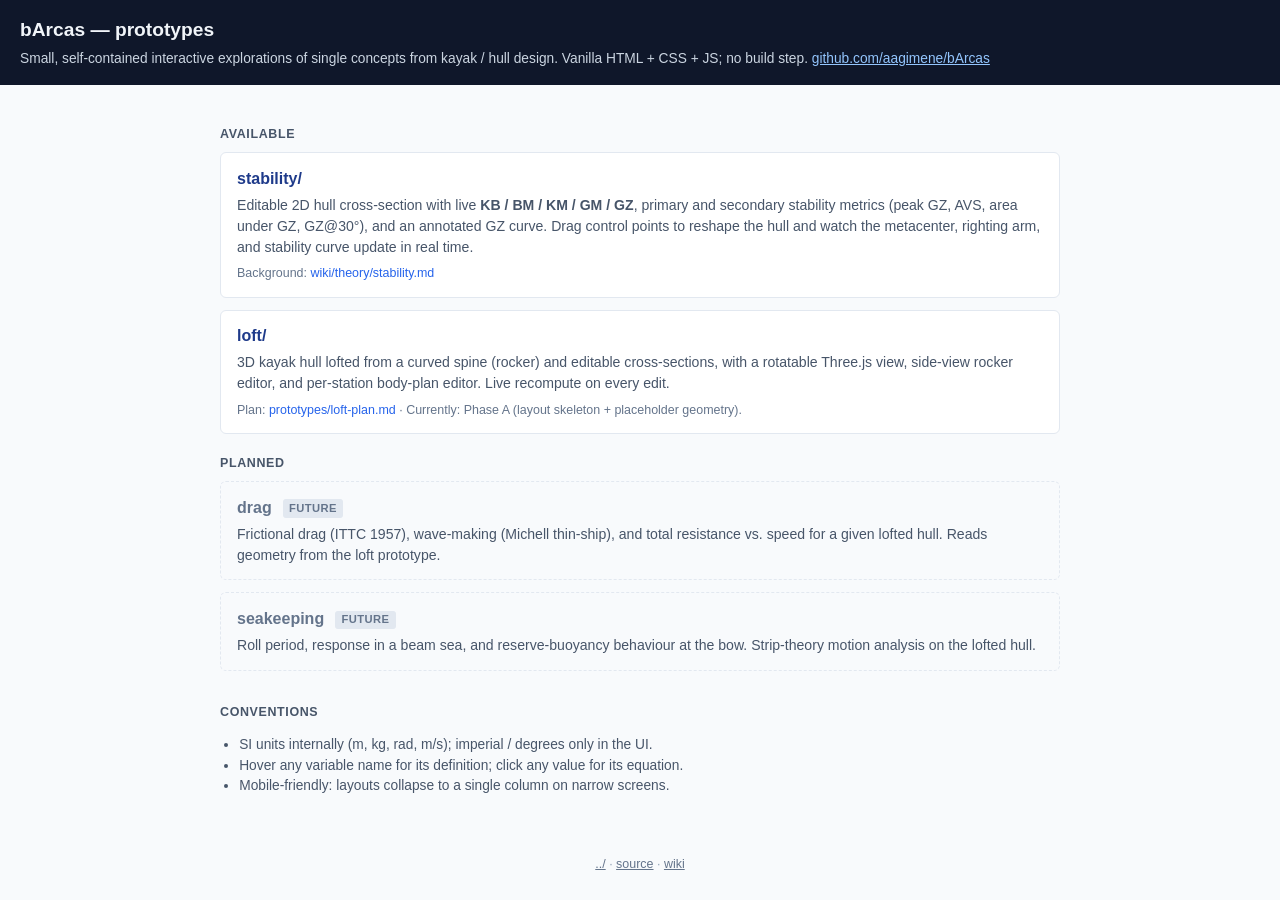
<file: prototypes/index.html>
<!DOCTYPE html>
<html lang="en">
<head>
<meta charset="utf-8">
<meta name="viewport" content="width=device-width, initial-scale=1, viewport-fit=cover">
<title>Prototypes — bArcas</title>
<style>
  * { box-sizing: border-box; }
  html, body { margin: 0; padding: 0; }
  body {
    font-family: -apple-system, BlinkMacSystemFont, "Segoe UI", Roboto, Helvetica, Arial, sans-serif;
    color: #1f2937;
    background: #f8fafc;
    line-height: 1.5;
    -webkit-text-size-adjust: 100%;
  }
  header {
    padding: 1rem 1.25rem;
    background: #0f172a;
    color: #f1f5f9;
  }
  header h1 { margin: 0 0 0.25rem; font-size: 1.2rem; font-weight: 600; }
  header p  { margin: 0; font-size: 0.86rem; color: #cbd5e1; }
  header a  { color: #93c5fd; }

  main {
    max-width: 880px;
    margin: 0 auto;
    padding: 1.25rem;
  }

  h2 {
    font-size: 0.78rem;
    text-transform: uppercase;
    letter-spacing: 0.05em;
    color: #475569;
    margin: 1.25rem 0 0.5rem;
  }

  ul.protos {
    list-style: none;
    padding: 0;
    margin: 0;
    display: grid;
    gap: 0.75rem;
  }
  li.proto {
    background: white;
    border: 1px solid #e2e8f0;
    border-radius: 6px;
    padding: 0.85rem 1rem;
  }
  li.proto h3 {
    margin: 0 0 0.25rem;
    font-size: 1rem;
  }
  li.proto h3 a {
    color: #1e3a8a;
    text-decoration: none;
  }
  li.proto h3 a:hover { text-decoration: underline; }
  li.proto p {
    margin: 0;
    font-size: 0.88rem;
    color: #475569;
  }
  li.proto .meta {
    margin-top: 0.4rem;
    font-size: 0.78rem;
    color: #64748b;
  }
  li.proto .meta a {
    color: #2563eb;
    text-decoration: none;
  }
  li.proto .meta a:hover { text-decoration: underline; }
  li.proto.planned {
    border-style: dashed;
    background: #f8fafc;
  }
  li.proto.planned h3 { color: #64748b; }
  li.proto.planned .badge {
    display: inline-block;
    font-size: 0.7rem;
    color: #64748b;
    background: #e2e8f0;
    padding: 0.05rem 0.4rem;
    border-radius: 3px;
    margin-left: 0.4rem;
    vertical-align: middle;
    text-transform: uppercase;
    letter-spacing: 0.04em;
  }

  section.about {
    margin-top: 2rem;
    font-size: 0.86rem;
    color: #475569;
  }
  section.about ul { padding-left: 1.2rem; }

  footer {
    text-align: center;
    margin: 1.5rem 1rem 1.5rem;
    font-size: 0.78rem;
    color: #94a3b8;
  }
  footer a { color: #64748b; }
</style>
</head>
<body>

<header>
  <h1>bArcas — prototypes</h1>
  <p>
    Small, self-contained interactive explorations of single concepts from
    kayak / hull design. Vanilla HTML + CSS + JS; no build step.
    <a href="https://github.com/aagimene/bArcas">github.com/aagimene/bArcas</a>
  </p>
</header>

<main>
  <h2>Available</h2>
  <ul class="protos">
    <li class="proto">
      <h3><a href="stability/">stability/</a></h3>
      <p>
        Editable 2D hull cross-section with live <strong>KB / BM / KM / GM / GZ</strong>,
        primary and secondary stability metrics (peak GZ, AVS, area under GZ, GZ@30°),
        and an annotated GZ curve. Drag control points to reshape the hull and watch
        the metacenter, righting arm, and stability curve update in real time.
      </p>
      <p class="meta">
        Background: <a href="../wiki/theory/stability.md">wiki/theory/stability.md</a>
      </p>
    </li>

    <li class="proto">
      <h3><a href="loft/">loft/</a></h3>
      <p>
        3D kayak hull lofted from a curved spine (rocker) and editable
        cross-sections, with a rotatable Three.js view, side-view rocker editor,
        and per-station body-plan editor. Live recompute on every edit.
      </p>
      <p class="meta">
        Plan: <a href="loft-plan.md">prototypes/loft-plan.md</a> · Currently:
        Phase A (layout skeleton + placeholder geometry).
      </p>
    </li>
  </ul>

  <h2>Planned</h2>
  <ul class="protos">
    <li class="proto planned">
      <h3>drag <span class="badge">future</span></h3>
      <p>
        Frictional drag (ITTC&nbsp;1957), wave-making (Michell thin-ship),
        and total resistance vs. speed for a given lofted hull. Reads geometry
        from the loft prototype.
      </p>
    </li>
    <li class="proto planned">
      <h3>seakeeping <span class="badge">future</span></h3>
      <p>
        Roll period, response in a beam sea, and reserve-buoyancy behaviour at
        the bow. Strip-theory motion analysis on the lofted hull.
      </p>
    </li>
  </ul>

  <section class="about">
    <h2>Conventions</h2>
    <ul>
      <li>SI units internally (m, kg, rad, m/s); imperial / degrees only in the UI.</li>
      <li>Hover any variable name for its definition; click any value for its equation.</li>
      <li>Mobile-friendly: layouts collapse to a single column on narrow screens.</li>
    </ul>
  </section>
</main>

<footer>
  <a href="../">../</a> ·
  <a href="https://github.com/aagimene/bArcas/tree/main/prototypes">source</a> ·
  <a href="../wiki/">wiki</a>
</footer>

</body>
</html>
</file>
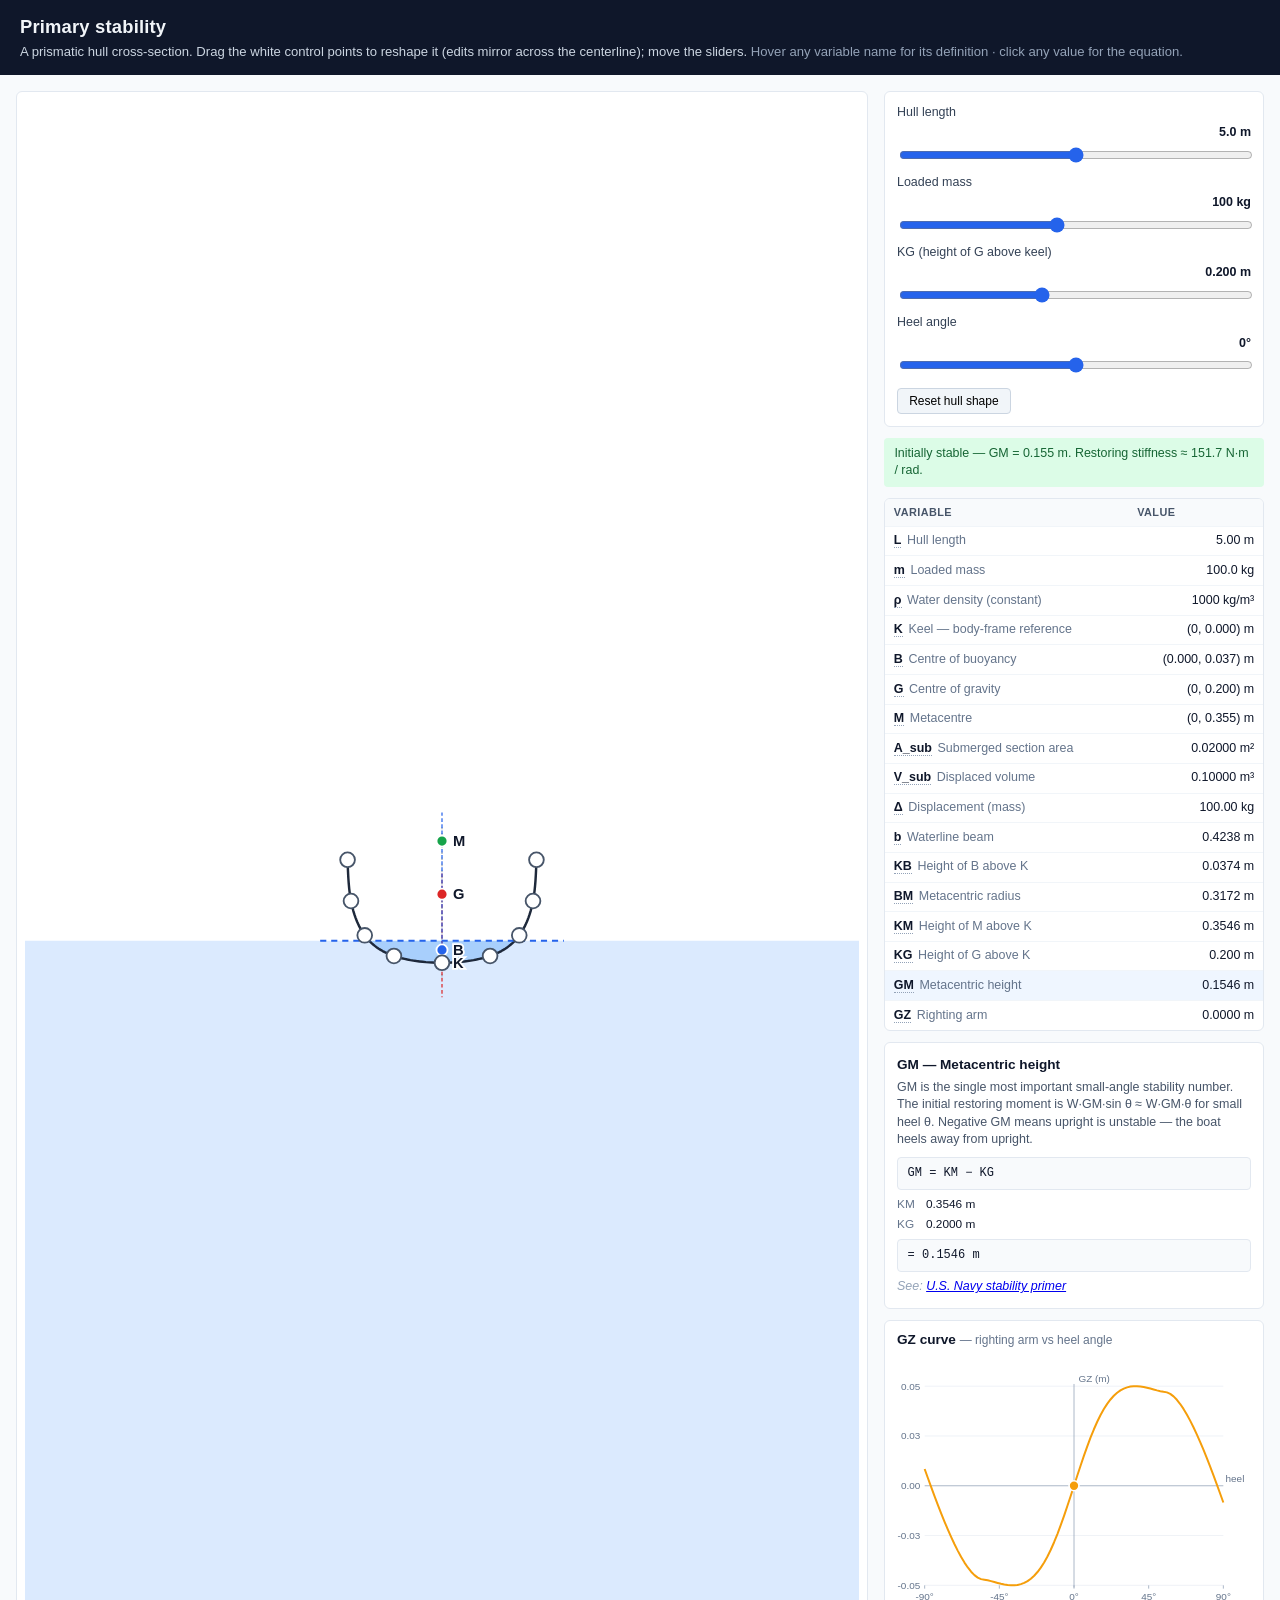
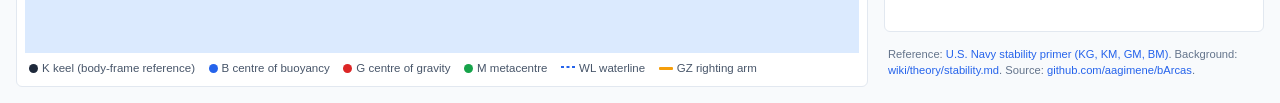
<file: prototypes/primary-stability/index.html>
<!DOCTYPE html>
<html lang="en">
<head>
<meta charset="utf-8">
<meta name="viewport" content="width=device-width, initial-scale=1, viewport-fit=cover">
<title>Primary stability — bArcas prototype</title>
<link rel="stylesheet" href="styles.css">
</head>
<body>

<header>
  <h1>Primary stability</h1>
  <p class="subtitle">
    A prismatic hull cross-section. Drag the white control points to reshape it (edits mirror across the centerline); move the sliders.
    <span class="hint">Hover any variable name for its definition · click any value for the equation.</span>
  </p>
</header>

<main>
  <section class="canvas-pane">
    <svg id="hull-view" viewBox="-340 -260 680 380" preserveAspectRatio="xMidYMid meet" aria-label="Hull cross-section"></svg>
    <div class="legend">
      <span><i class="dot k"></i>K&nbsp;keel (body-frame reference)</span>
      <span><i class="dot b"></i>B&nbsp;centre of buoyancy</span>
      <span><i class="dot g"></i>G&nbsp;centre of gravity</span>
      <span><i class="dot m"></i>M&nbsp;metacentre</span>
      <span><i class="dot wl"></i>WL&nbsp;waterline</span>
      <span><i class="dot gz"></i>GZ&nbsp;righting arm</span>
    </div>
  </section>

  <section class="controls-pane">
    <div class="sliders">
      <label>Hull length <output id="length-out"></output>
        <input type="range" id="length" min="2" max="8" step="0.1" value="5">
      </label>
      <label>Loaded mass <output id="mass-out"></output>
        <input type="range" id="mass" min="20" max="200" step="1" value="100">
      </label>
      <label>KG (height of G above keel) <output id="kg-out"></output>
        <input type="range" id="kg" min="0" max="0.5" step="0.005" value="0.20">
      </label>
      <label>Heel angle <output id="heel-out"></output>
        <input type="range" id="heel" min="-60" max="60" step="1" value="0">
      </label>
      <button type="button" id="reset">Reset hull shape</button>
    </div>

    <div id="status" class="status"></div>

    <table class="variables">
      <thead><tr><th>Variable</th><th>Value</th></tr></thead>
      <tbody id="vars-body"></tbody>
    </table>

    <div id="equation-panel">
      <p class="hint">Click any value above to see its equation, inputs, and result.</p>
    </div>

    <div class="curves">
      <h3>GZ curve <span class="ref">— righting arm vs heel angle</span></h3>
      <svg id="gz-curve" viewBox="0 -120 320 240" preserveAspectRatio="xMidYMid meet"></svg>
    </div>

    <p class="footer">
      Reference: <a href="https://man.fas.org/dod-101/navy/docs/swos/dca/stg4-01.html" target="_blank" rel="noopener">U.S. Navy stability primer (KG, KM, GM, BM)</a>.
      Background: <a href="../../wiki/theory/stability.md">wiki/theory/stability.md</a>.
      Source: <a href="https://github.com/aagimene/bArcas/tree/main/prototypes/primary-stability" target="_blank" rel="noopener">github.com/aagimene/bArcas</a>.
    </p>
  </section>
</main>

<div id="tooltip" hidden></div>

<script type="module" src="app.js"></script>
</body>
</html>
</file>
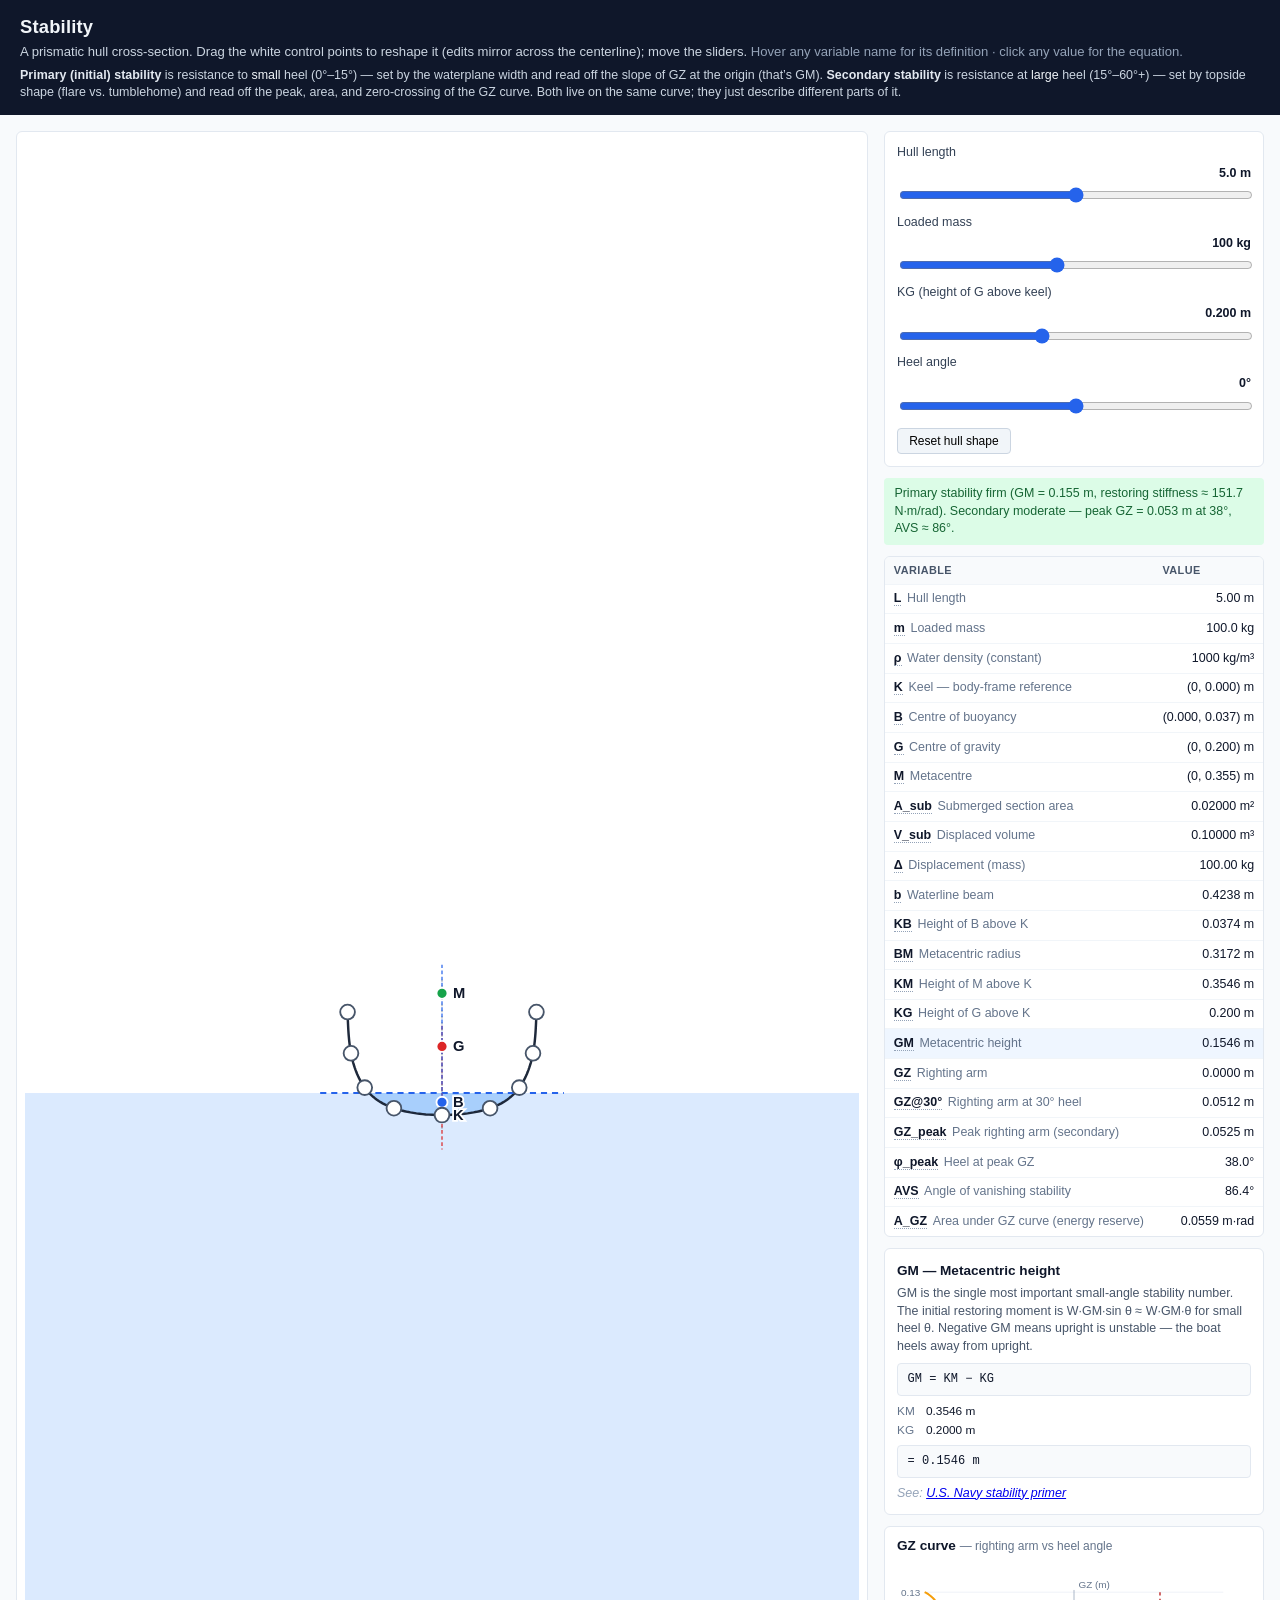
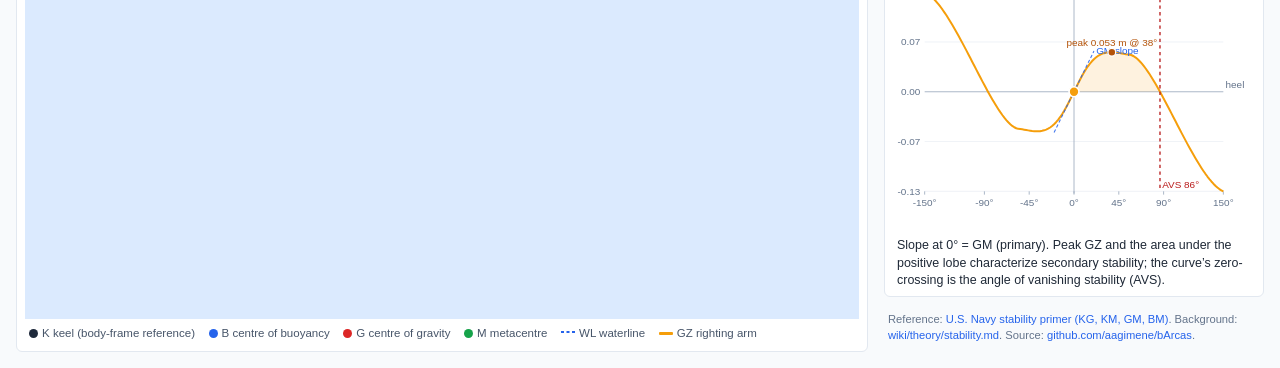
<file: prototypes/stability/index.html>
<!DOCTYPE html>
<html lang="en">
<head>
<meta charset="utf-8">
<meta name="viewport" content="width=device-width, initial-scale=1, viewport-fit=cover">
<title>Stability — bArcas prototype</title>
<link rel="stylesheet" href="styles.css">
</head>
<body>

<header>
  <h1>Stability</h1>
  <p class="subtitle">
    A prismatic hull cross-section. Drag the white control points to reshape it (edits mirror across the centerline); move the sliders.
    <span class="hint">Hover any variable name for its definition · click any value for the equation.</span>
  </p>
  <p class="subtitle note">
    <strong>Primary (initial) stability</strong> is resistance to <em>small</em> heel (0°–15°) — set by the waterplane width and read off the slope of GZ at the origin (that&rsquo;s GM).
    <strong>Secondary stability</strong> is resistance at <em>large</em> heel (15°–60°+) — set by topside shape (flare vs. tumblehome) and read off the peak, area, and zero-crossing of the GZ curve.
    Both live on the same curve; they just describe different parts of it.
  </p>
</header>

<main>
  <section class="canvas-pane">
    <svg id="hull-view" viewBox="-340 -260 680 380" preserveAspectRatio="xMidYMid meet" aria-label="Hull cross-section"></svg>
    <div class="legend">
      <span><i class="dot k"></i>K&nbsp;keel (body-frame reference)</span>
      <span><i class="dot b"></i>B&nbsp;centre of buoyancy</span>
      <span><i class="dot g"></i>G&nbsp;centre of gravity</span>
      <span><i class="dot m"></i>M&nbsp;metacentre</span>
      <span><i class="dot wl"></i>WL&nbsp;waterline</span>
      <span><i class="dot gz"></i>GZ&nbsp;righting arm</span>
    </div>
  </section>

  <section class="controls-pane">
    <div class="sliders">
      <label>Hull length <output id="length-out"></output>
        <input type="range" id="length" min="2" max="8" step="0.1" value="5">
      </label>
      <label>Loaded mass <output id="mass-out"></output>
        <input type="range" id="mass" min="20" max="200" step="1" value="100">
      </label>
      <label>KG (height of G above keel) <output id="kg-out"></output>
        <input type="range" id="kg" min="0" max="0.5" step="0.005" value="0.20">
      </label>
      <label>Heel angle <output id="heel-out"></output>
        <input type="range" id="heel" min="-60" max="60" step="1" value="0">
      </label>
      <button type="button" id="reset">Reset hull shape</button>
    </div>

    <div id="status" class="status"></div>

    <table class="variables">
      <thead><tr><th>Variable</th><th>Value</th></tr></thead>
      <tbody id="vars-body"></tbody>
    </table>

    <div id="equation-panel">
      <p class="hint">Click any value above to see its equation, inputs, and result.</p>
    </div>

    <div class="curves">
      <h3>GZ curve <span class="ref">— righting arm vs heel angle</span></h3>
      <svg id="gz-curve" viewBox="0 -120 320 240" preserveAspectRatio="xMidYMid meet"></svg>
      <p class="hint curve-key">
        Slope at 0° = GM (primary). Peak GZ and the area under the positive lobe characterize secondary stability; the curve&rsquo;s zero-crossing is the angle of vanishing stability (AVS).
      </p>
    </div>

    <p class="footer">
      Reference: <a href="https://man.fas.org/dod-101/navy/docs/swos/dca/stg4-01.html" target="_blank" rel="noopener">U.S. Navy stability primer (KG, KM, GM, BM)</a>.
      Background: <a href="../../wiki/theory/stability.md">wiki/theory/stability.md</a>.
      Source: <a href="https://github.com/aagimene/bArcas/tree/main/prototypes/stability" target="_blank" rel="noopener">github.com/aagimene/bArcas</a>.
    </p>
  </section>
</main>

<div id="tooltip" hidden></div>

<script type="module" src="app.js"></script>
</body>
</html>
</file>
<file: prototypes/primary-stability/styles.css>
* { box-sizing: border-box; }
html, body { margin: 0; padding: 0; }
body {
  font-family: -apple-system, BlinkMacSystemFont, "Segoe UI", Roboto, Helvetica, Arial, sans-serif;
  color: #1f2937;
  background: #f8fafc;
  line-height: 1.4;
  -webkit-text-size-adjust: 100%;
}

header {
  padding: 0.85rem 1.25rem;
  background: #0f172a;
  color: #f1f5f9;
}
header h1 { margin: 0 0 0.2rem; font-size: 1.15rem; font-weight: 600; letter-spacing: 0.01em; }
header .subtitle { margin: 0; font-size: 0.82rem; color: #cbd5e1; }
header .hint { color: #94a3b8; }

main {
  display: grid;
  grid-template-columns: minmax(0, 1fr) 380px;
  gap: 1rem;
  padding: 1rem;
  max-width: 1400px;
  margin: 0 auto;
}

@media (max-width: 880px) {
  main { grid-template-columns: 1fr; }
}

/* ── Canvas pane ─────────────────────────────────────────────── */

.canvas-pane {
  background: white;
  border: 1px solid #e2e8f0;
  border-radius: 6px;
  padding: 0.5rem;
  display: flex;
  flex-direction: column;
  min-height: 420px;
}
#hull-view {
  width: 100%;
  height: auto;
  flex: 1;
  min-height: 360px;
  touch-action: none;  /* don't scroll while dragging control points on touch */
}
.legend {
  display: flex;
  flex-wrap: wrap;
  gap: 0.5rem 0.85rem;
  font-size: 0.72rem;
  padding: 0.4rem 0.25rem 0.1rem;
  color: #475569;
}
.legend i {
  display: inline-block;
  width: 9px;
  height: 9px;
  border-radius: 50%;
  margin-right: 0.25rem;
  vertical-align: middle;
}
.legend i.k  { background: #1e293b; }
.legend i.b  { background: #2563eb; }
.legend i.g  { background: #dc2626; }
.legend i.m  { background: #16a34a; }
.legend i.wl { background: transparent; border: 1.5px dashed #2563eb; border-radius: 0; height: 0; width: 14px; margin-bottom: 4px; }
.legend i.gz { background: #f59e0b; height: 3px; border-radius: 1px; width: 14px; }

/* ── Controls pane ───────────────────────────────────────────── */

.controls-pane {
  display: flex;
  flex-direction: column;
  gap: 0.7rem;
}

.sliders {
  background: white;
  border: 1px solid #e2e8f0;
  border-radius: 6px;
  padding: 0.75rem;
  display: flex;
  flex-direction: column;
  gap: 0.55rem;
}
.sliders label {
  display: flex;
  flex-direction: column;
  font-size: 0.78rem;
  color: #334155;
  gap: 0.2rem;
}
.sliders label output {
  align-self: flex-end;
  font-variant-numeric: tabular-nums;
  color: #0f172a;
  font-weight: 600;
}
.sliders input[type=range] { width: 100%; accent-color: #2563eb; }
.sliders button {
  align-self: flex-start;
  font-size: 0.75rem;
  padding: 0.3rem 0.7rem;
  background: #f1f5f9;
  border: 1px solid #cbd5e1;
  border-radius: 4px;
  cursor: pointer;
  margin-top: 0.25rem;
}
.sliders button:hover { background: #e2e8f0; }

.status {
  font-size: 0.78rem;
  padding: 0.45rem 0.65rem;
  border-radius: 4px;
}
.status.stable   { background: #dcfce7; color: #166534; }
.status.unstable { background: #fee2e2; color: #991b1b; }
.status.awash    { background: #fef3c7; color: #92400e; }

.variables {
  width: 100%;
  background: white;
  border: 1px solid #e2e8f0;
  border-radius: 6px;
  border-collapse: separate;
  border-spacing: 0;
  font-size: 0.78rem;
  overflow: hidden;
}
.variables th, .variables td {
  padding: 0.35rem 0.55rem;
  text-align: left;
  border-bottom: 1px solid #f1f5f9;
}
.variables th {
  background: #f8fafc;
  font-weight: 600;
  color: #475569;
  font-size: 0.68rem;
  text-transform: uppercase;
  letter-spacing: 0.04em;
}
.variables tr:last-child td { border-bottom: none; }
.variables tr.active { background: #eff6ff; }
.variables td:nth-child(2) { text-align: right; }

.var-name {
  border-bottom: 1px dotted #94a3b8;
  cursor: help;
  font-weight: 600;
  color: #0f172a;
}
.var-desc { color: #64748b; margin-left: 0.35rem; font-weight: normal; }

.var-value {
  font-variant-numeric: tabular-nums;
  cursor: pointer;
  font-weight: 500;
  color: #0f172a;
}
.var-value:hover { color: #2563eb; text-decoration: underline; }

#equation-panel {
  background: white;
  border: 1px solid #e2e8f0;
  border-radius: 6px;
  padding: 0.75rem;
  font-size: 0.78rem;
  min-height: 110px;
}
#equation-panel h4 { margin: 0 0 0.3rem; font-size: 0.85rem; color: #0f172a; }
#equation-panel p { margin: 0.25rem 0 0.5rem; color: #475569; }
#equation-panel pre {
  background: #f8fafc;
  border: 1px solid #e2e8f0;
  padding: 0.45rem 0.6rem;
  margin: 0.4rem 0;
  border-radius: 4px;
  font-family: ui-monospace, SFMono-Regular, Menlo, Consolas, monospace;
  font-size: 0.75rem;
  overflow-x: auto;
  white-space: pre-wrap;
  color: #0f172a;
}
#equation-panel .hint { color: #94a3b8; font-style: italic; margin: 0; }
#equation-panel dl {
  display: grid;
  grid-template-columns: max-content 1fr;
  gap: 0.18rem 0.7rem;
  margin: 0.4rem 0 0.2rem;
}
#equation-panel dt { color: #64748b; font-size: 0.74rem; }
#equation-panel dd { margin: 0; font-variant-numeric: tabular-nums; font-size: 0.74rem; color: #0f172a; }

.curves {
  background: white;
  border: 1px solid #e2e8f0;
  border-radius: 6px;
  padding: 0.55rem 0.75rem 0.4rem;
}
.curves h3 { margin: 0 0 0.25rem; font-size: 0.85rem; color: #0f172a; }
.curves .ref { font-weight: normal; color: #64748b; font-size: 0.75rem; }
#gz-curve { width: 100%; height: auto; min-height: 180px; }

.footer {
  font-size: 0.7rem;
  color: #64748b;
  margin: 0;
  padding: 0.25rem 0.25rem 0.5rem;
}
.footer a { color: #2563eb; text-decoration: none; }
.footer a:hover { text-decoration: underline; }

#tooltip {
  position: absolute;
  background: #0f172a;
  color: #f1f5f9;
  padding: 0.5rem 0.65rem;
  border-radius: 5px;
  font-size: 0.75rem;
  max-width: 300px;
  pointer-events: none;
  z-index: 100;
  box-shadow: 0 6px 16px rgba(0,0,0,0.18);
  line-height: 1.35;
}
#tooltip strong { color: white; }

/* ── SVG: hull view ──────────────────────────────────────────── */

#hull-view .water        { fill: #dbeafe; }
#hull-view .submerged    { fill: #93c5fd; opacity: 0.7; }
#hull-view .hull         { fill: none; stroke: #1e293b; stroke-width: 2; stroke-linejoin: round; stroke-linecap: round; }
#hull-view .waterline    { stroke: #2563eb; stroke-width: 1.5; stroke-dasharray: 5 4; fill: none; }
#hull-view .body-vertical{ stroke: #94a3b8; stroke-width: 1; stroke-dasharray: 2 3; fill: none; }
#hull-view .gravity-line { stroke: #dc2626; stroke-width: 1; stroke-dasharray: 3 2; fill: none; }
#hull-view .buoyancy-line{ stroke: #2563eb; stroke-width: 1; stroke-dasharray: 3 2; fill: none; }
#hull-view .gz-arrow     { stroke: #f59e0b; stroke-width: 2.5; fill: none; }
#hull-view .hull-tip     { cursor: help; }
#hull-view .marker       { stroke: white; stroke-width: 1.5; }
#hull-view .marker-k     { fill: #1e293b; }
#hull-view .marker-b     { fill: #2563eb; }
#hull-view .marker-g     { fill: #dc2626; }
#hull-view .marker-m     { fill: #16a34a; }
#hull-view .marker-label { font-family: -apple-system, sans-serif; font-size: 12px; font-weight: 700; fill: #0f172a; paint-order: stroke; stroke: white; stroke-width: 3; }
#hull-view .gz-label     { font-family: -apple-system, sans-serif; font-size: 11px; font-weight: 600; fill: #b45309; paint-order: stroke; stroke: white; stroke-width: 3; }
#hull-view .control-point{ fill: white; stroke: #475569; stroke-width: 1.5; cursor: grab; }
#hull-view .control-point:hover { stroke: #2563eb; stroke-width: 2.5; }
#hull-view .control-point.dragging { cursor: grabbing; stroke: #2563eb; stroke-width: 2.5; }
#hull-view .control-point-center { cursor: ns-resize; }
#hull-view .control-point-center.dragging { cursor: ns-resize; }

/* ── SVG: GZ curve ───────────────────────────────────────────── */

#gz-curve .axis  { stroke: #94a3b8; stroke-width: 0.7; }
#gz-curve .grid  { stroke: #e2e8f0; stroke-width: 0.5; }
#gz-curve .curve { fill: none; stroke: #f59e0b; stroke-width: 1.8; stroke-linejoin: round; }
#gz-curve .marker-current { fill: #f59e0b; stroke: white; stroke-width: 1.5; }
#gz-curve .label { font-family: -apple-system, sans-serif; font-size: 9px; fill: #64748b; }
</file>
<file: prototypes/stability/styles.css>
* { box-sizing: border-box; }
html, body { margin: 0; padding: 0; }
body {
  font-family: -apple-system, BlinkMacSystemFont, "Segoe UI", Roboto, Helvetica, Arial, sans-serif;
  color: #1f2937;
  background: #f8fafc;
  line-height: 1.4;
  -webkit-text-size-adjust: 100%;
}

header {
  padding: 0.85rem 1.25rem;
  background: #0f172a;
  color: #f1f5f9;
}
header h1 { margin: 0 0 0.2rem; font-size: 1.15rem; font-weight: 600; letter-spacing: 0.01em; }
header .subtitle { margin: 0; font-size: 0.82rem; color: #cbd5e1; }
header .hint { color: #94a3b8; }

main {
  display: grid;
  grid-template-columns: minmax(0, 1fr) 380px;
  gap: 1rem;
  padding: 1rem;
  max-width: 1400px;
  margin: 0 auto;
}

@media (max-width: 880px) {
  main { grid-template-columns: 1fr; }
}

/* ── Canvas pane ─────────────────────────────────────────────── */

.canvas-pane {
  background: white;
  border: 1px solid #e2e8f0;
  border-radius: 6px;
  padding: 0.5rem;
  display: flex;
  flex-direction: column;
  min-height: 420px;
}
#hull-view {
  width: 100%;
  height: auto;
  flex: 1;
  min-height: 360px;
  touch-action: none;  /* don't scroll while dragging control points on touch */
}
.legend {
  display: flex;
  flex-wrap: wrap;
  gap: 0.5rem 0.85rem;
  font-size: 0.72rem;
  padding: 0.4rem 0.25rem 0.1rem;
  color: #475569;
}
.legend i {
  display: inline-block;
  width: 9px;
  height: 9px;
  border-radius: 50%;
  margin-right: 0.25rem;
  vertical-align: middle;
}
.legend i.k  { background: #1e293b; }
.legend i.b  { background: #2563eb; }
.legend i.g  { background: #dc2626; }
.legend i.m  { background: #16a34a; }
.legend i.wl { background: transparent; border: 1.5px dashed #2563eb; border-radius: 0; height: 0; width: 14px; margin-bottom: 4px; }
.legend i.gz { background: #f59e0b; height: 3px; border-radius: 1px; width: 14px; }

/* ── Controls pane ───────────────────────────────────────────── */

.controls-pane {
  display: flex;
  flex-direction: column;
  gap: 0.7rem;
}

.sliders {
  background: white;
  border: 1px solid #e2e8f0;
  border-radius: 6px;
  padding: 0.75rem;
  display: flex;
  flex-direction: column;
  gap: 0.55rem;
}
.sliders label {
  display: flex;
  flex-direction: column;
  font-size: 0.78rem;
  color: #334155;
  gap: 0.2rem;
}
.sliders label output {
  align-self: flex-end;
  font-variant-numeric: tabular-nums;
  color: #0f172a;
  font-weight: 600;
}
.sliders input[type=range] { width: 100%; accent-color: #2563eb; }
.sliders button {
  align-self: flex-start;
  font-size: 0.75rem;
  padding: 0.3rem 0.7rem;
  background: #f1f5f9;
  border: 1px solid #cbd5e1;
  border-radius: 4px;
  cursor: pointer;
  margin-top: 0.25rem;
}
.sliders button:hover { background: #e2e8f0; }

.status {
  font-size: 0.78rem;
  padding: 0.45rem 0.65rem;
  border-radius: 4px;
}
.status.stable   { background: #dcfce7; color: #166534; }
.status.unstable { background: #fee2e2; color: #991b1b; }
.status.awash    { background: #fef3c7; color: #92400e; }

.variables {
  width: 100%;
  background: white;
  border: 1px solid #e2e8f0;
  border-radius: 6px;
  border-collapse: separate;
  border-spacing: 0;
  font-size: 0.78rem;
  overflow: hidden;
}
.variables th, .variables td {
  padding: 0.35rem 0.55rem;
  text-align: left;
  border-bottom: 1px solid #f1f5f9;
}
.variables th {
  background: #f8fafc;
  font-weight: 600;
  color: #475569;
  font-size: 0.68rem;
  text-transform: uppercase;
  letter-spacing: 0.04em;
}
.variables tr:last-child td { border-bottom: none; }
.variables tr.active { background: #eff6ff; }
.variables td:nth-child(2) { text-align: right; }

.var-name {
  border-bottom: 1px dotted #94a3b8;
  cursor: help;
  font-weight: 600;
  color: #0f172a;
}
.var-desc { color: #64748b; margin-left: 0.35rem; font-weight: normal; }

.var-value {
  font-variant-numeric: tabular-nums;
  cursor: pointer;
  font-weight: 500;
  color: #0f172a;
}
.var-value:hover { color: #2563eb; text-decoration: underline; }

#equation-panel {
  background: white;
  border: 1px solid #e2e8f0;
  border-radius: 6px;
  padding: 0.75rem;
  font-size: 0.78rem;
  min-height: 110px;
}
#equation-panel h4 { margin: 0 0 0.3rem; font-size: 0.85rem; color: #0f172a; }
#equation-panel p { margin: 0.25rem 0 0.5rem; color: #475569; }
#equation-panel pre {
  background: #f8fafc;
  border: 1px solid #e2e8f0;
  padding: 0.45rem 0.6rem;
  margin: 0.4rem 0;
  border-radius: 4px;
  font-family: ui-monospace, SFMono-Regular, Menlo, Consolas, monospace;
  font-size: 0.75rem;
  overflow-x: auto;
  white-space: pre-wrap;
  color: #0f172a;
}
#equation-panel .hint { color: #94a3b8; font-style: italic; margin: 0; }
#equation-panel dl {
  display: grid;
  grid-template-columns: max-content 1fr;
  gap: 0.18rem 0.7rem;
  margin: 0.4rem 0 0.2rem;
}
#equation-panel dt { color: #64748b; font-size: 0.74rem; }
#equation-panel dd { margin: 0; font-variant-numeric: tabular-nums; font-size: 0.74rem; color: #0f172a; }

.curves {
  background: white;
  border: 1px solid #e2e8f0;
  border-radius: 6px;
  padding: 0.55rem 0.75rem 0.4rem;
}
.curves h3 { margin: 0 0 0.25rem; font-size: 0.85rem; color: #0f172a; }
.curves .ref { font-weight: normal; color: #64748b; font-size: 0.75rem; }
#gz-curve { width: 100%; height: auto; min-height: 180px; }

.footer {
  font-size: 0.7rem;
  color: #64748b;
  margin: 0;
  padding: 0.25rem 0.25rem 0.5rem;
}
.footer a { color: #2563eb; text-decoration: none; }
.footer a:hover { text-decoration: underline; }

#tooltip {
  position: absolute;
  background: #0f172a;
  color: #f1f5f9;
  padding: 0.5rem 0.65rem;
  border-radius: 5px;
  font-size: 0.75rem;
  max-width: 300px;
  pointer-events: none;
  z-index: 100;
  box-shadow: 0 6px 16px rgba(0,0,0,0.18);
  line-height: 1.35;
}
#tooltip strong { color: white; }

/* ── SVG: hull view ──────────────────────────────────────────── */

#hull-view .water        { fill: #dbeafe; }
#hull-view .submerged    { fill: #93c5fd; opacity: 0.7; }
#hull-view .hull         { fill: none; stroke: #1e293b; stroke-width: 2; stroke-linejoin: round; stroke-linecap: round; }
#hull-view .waterline    { stroke: #2563eb; stroke-width: 1.5; stroke-dasharray: 5 4; fill: none; }
#hull-view .body-vertical{ stroke: #94a3b8; stroke-width: 1; stroke-dasharray: 2 3; fill: none; }
#hull-view .gravity-line { stroke: #dc2626; stroke-width: 1; stroke-dasharray: 3 2; fill: none; }
#hull-view .buoyancy-line{ stroke: #2563eb; stroke-width: 1; stroke-dasharray: 3 2; fill: none; }
#hull-view .gz-arrow     { stroke: #f59e0b; stroke-width: 2.5; fill: none; }
#hull-view .hull-tip     { cursor: help; }
#hull-view .marker       { stroke: white; stroke-width: 1.5; }
#hull-view .marker-k     { fill: #1e293b; }
#hull-view .marker-b     { fill: #2563eb; }
#hull-view .marker-g     { fill: #dc2626; }
#hull-view .marker-m     { fill: #16a34a; }
#hull-view .marker-label { font-family: -apple-system, sans-serif; font-size: 12px; font-weight: 700; fill: #0f172a; paint-order: stroke; stroke: white; stroke-width: 3; }
#hull-view .gz-label     { font-family: -apple-system, sans-serif; font-size: 11px; font-weight: 600; fill: #b45309; paint-order: stroke; stroke: white; stroke-width: 3; }
#hull-view .control-point{ fill: white; stroke: #475569; stroke-width: 1.5; cursor: grab; }
#hull-view .control-point:hover { stroke: #2563eb; stroke-width: 2.5; }
#hull-view .control-point.dragging { cursor: grabbing; stroke: #2563eb; stroke-width: 2.5; }
#hull-view .control-point-center { cursor: ns-resize; }
#hull-view .control-point-center.dragging { cursor: ns-resize; }

/* ── SVG: GZ curve ───────────────────────────────────────────── */

#gz-curve .axis  { stroke: #94a3b8; stroke-width: 0.7; }
#gz-curve .grid  { stroke: #e2e8f0; stroke-width: 0.5; }
#gz-curve .curve { fill: none; stroke: #f59e0b; stroke-width: 1.8; stroke-linejoin: round; }
#gz-curve .area  { fill: #f59e0b; opacity: 0.13; stroke: none; }
#gz-curve .marker-current { fill: #f59e0b; stroke: white; stroke-width: 1.5; }
#gz-curve .marker-peak { fill: #b45309; stroke: white; stroke-width: 1.2; }
#gz-curve .marker-avs { stroke: #b91c1c; stroke-width: 1.2; stroke-dasharray: 3 3; }
#gz-curve .gm-tangent { stroke: #2563eb; stroke-width: 1; stroke-dasharray: 3 2; opacity: 0.85; }
#gz-curve .annot { font-family: -apple-system, sans-serif; font-size: 9px; fill: #475569; }
#gz-curve .annot.peak { fill: #b45309; }
#gz-curve .annot.avs  { fill: #b91c1c; }
#gz-curve .annot.gm   { fill: #2563eb; }
#gz-curve .label { font-family: -apple-system, sans-serif; font-size: 9px; fill: #64748b; }

p.curve-key { margin: 0.4rem 0 0; font-size: 0.78rem; }

.subtitle.note { margin-top: 0.35rem; font-size: 0.78rem; color: #cbd5e1; }
.subtitle.note strong { color: #e2e8f0; }
.subtitle.note em { color: #f1f5f9; font-style: normal; font-weight: 500; }
</file>
